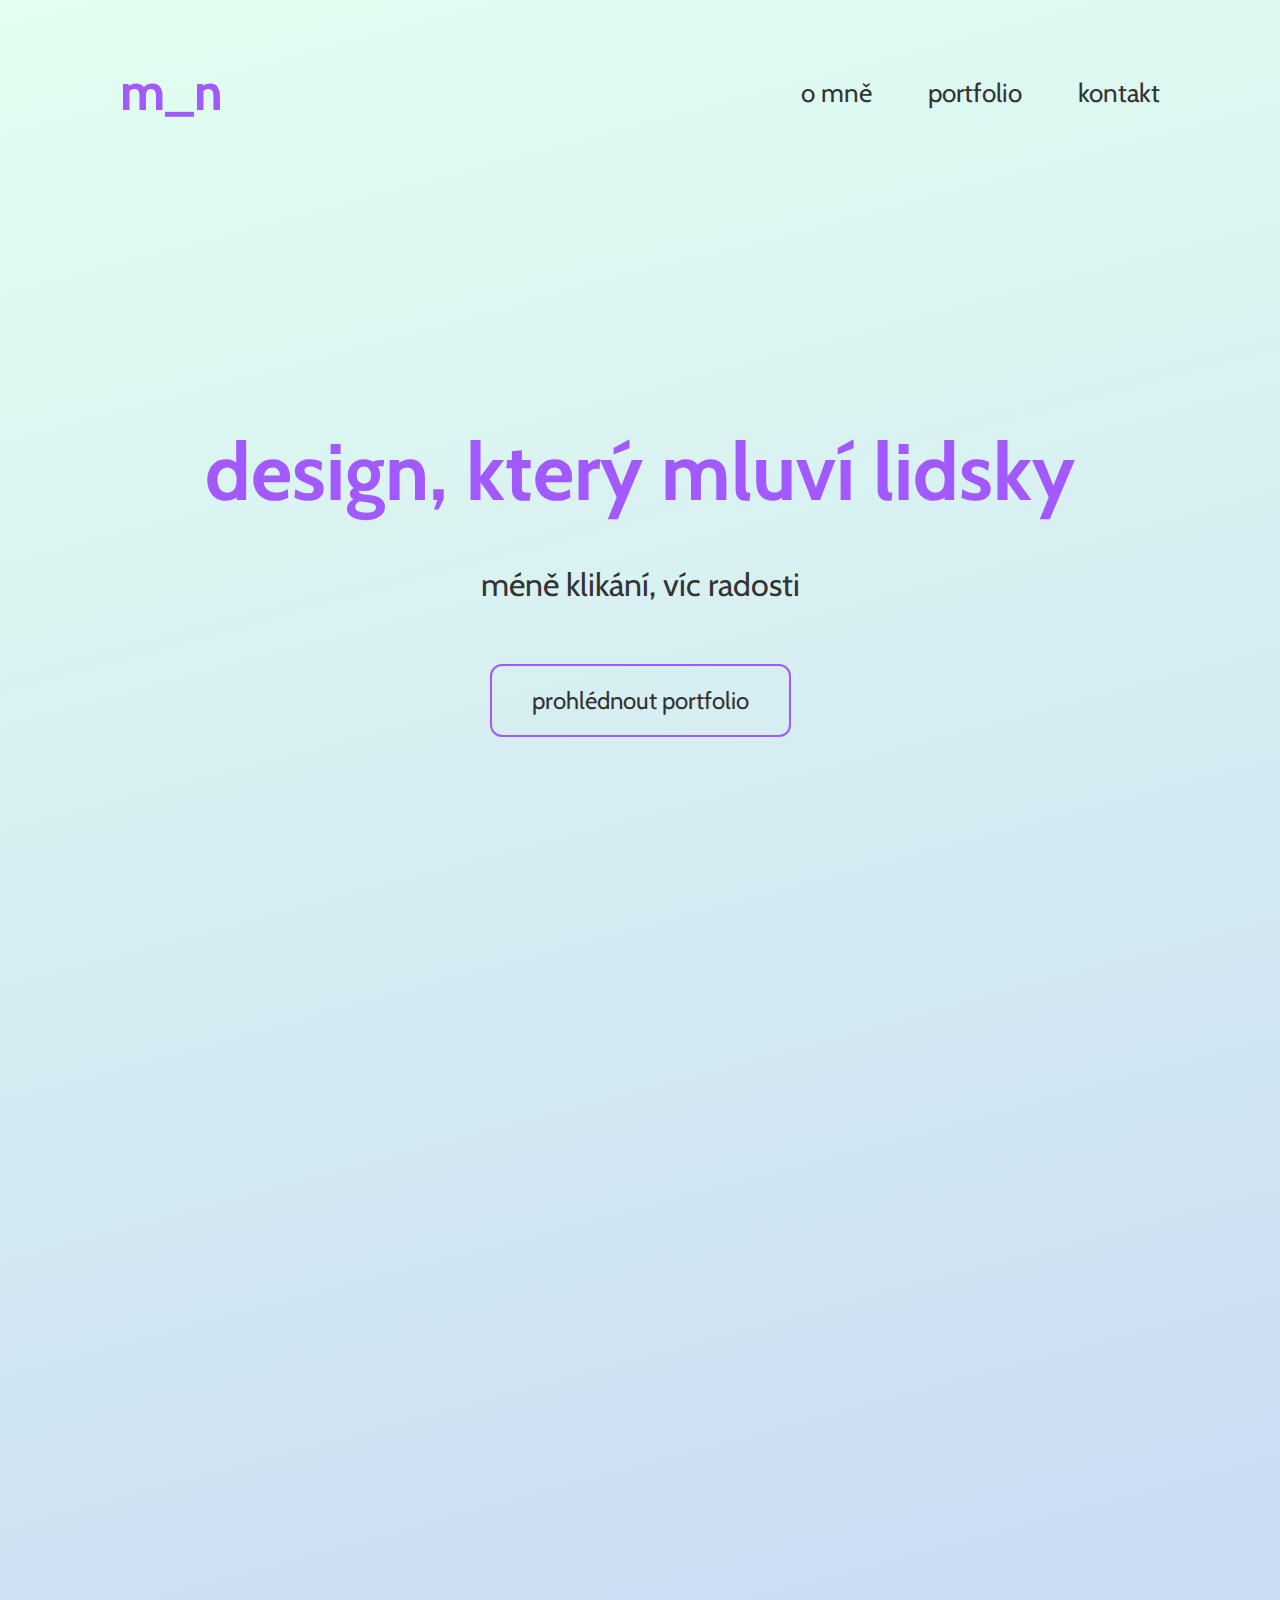
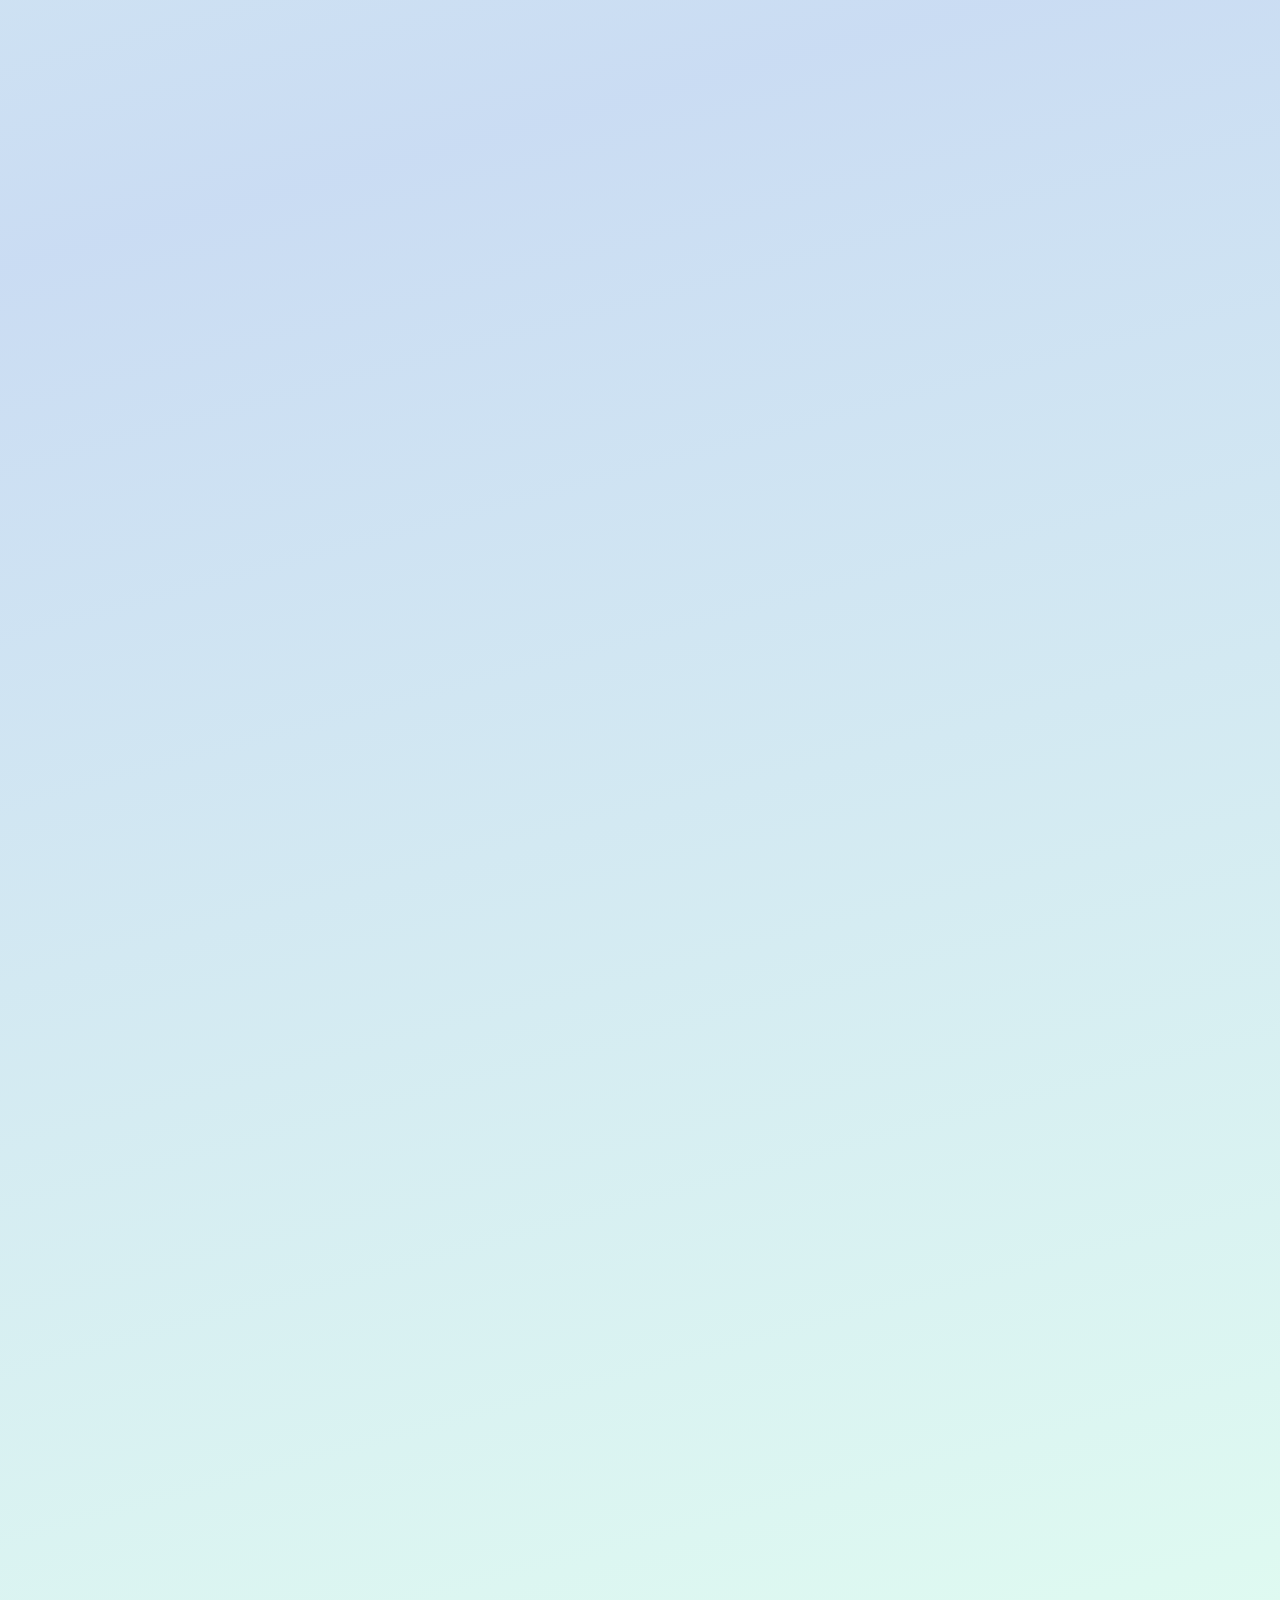
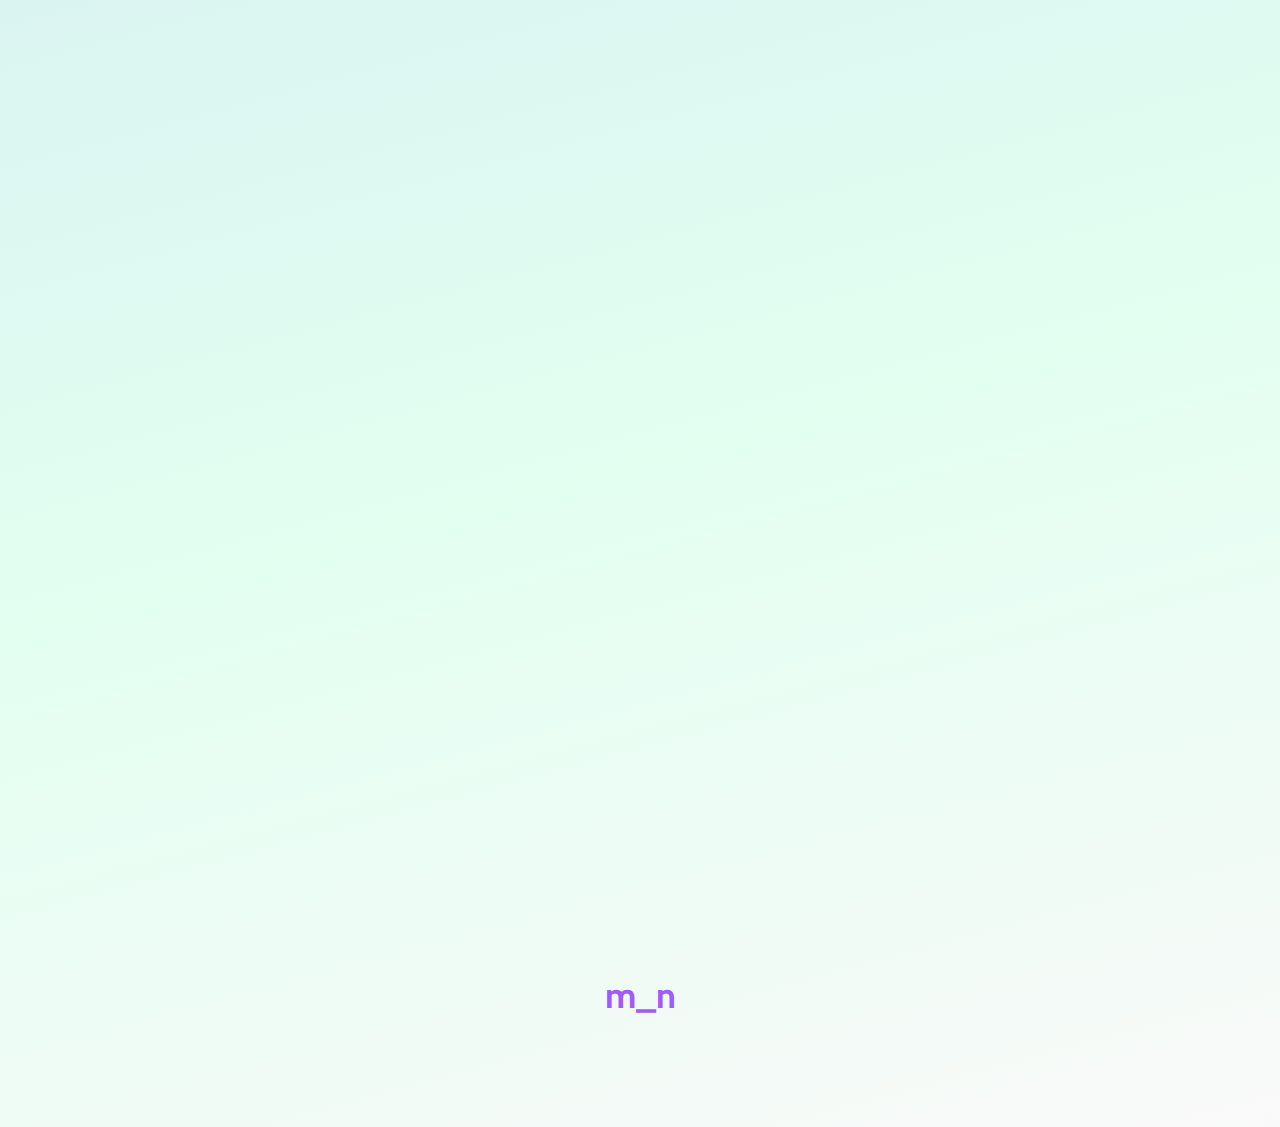
<file: index.html>
<!DOCTYPE html>
<html lang="cs">
  <head>
    <meta charset="UTF-8" />
    <meta name="viewport" content="width=device-width, initial-scale=1.0" />
    <title>Portfolio MN</title>
    <link rel="stylesheet" href="style.css" />
    <link
      href="https://fonts.googleapis.com/css2?family=Cabin&display=swap"
      rel="stylesheet"
    />
  </head>
  <script>
    document.addEventListener("DOMContentLoaded", function () {
      const cards = document.querySelectorAll(".card");

      cards.forEach((card) => {
        card.addEventListener("mousemove", (e) => {
          const rect = card.getBoundingClientRect();
          const x = e.clientX - rect.left;
          const y = e.clientY - rect.top;
          const centerX = rect.width / 2;
          const centerY = rect.height / 2;
          const moveX = (x - centerX) * 0.02;
          const moveY = (y - centerY) * 0.02;
          card.style.transform = `scale(1.01) rotateX(${-moveY}deg) rotateY(${moveX}deg)`;
        });

        card.addEventListener("mouseleave", () => {
          card.style.transform = "scale(1) rotateX(0) rotateY(0)";
        });
      });
    });
  </script>
  <body>
    <header>
      <nav>
        <div class="logo">m_n</div>
        <div class="hamburger">☰</div>
        <ul class="nav-links">
          <li><a href="#about">o mně</a></li>
          <li><a href="#portfolio">portfolio</a></li>
          <li><a href="#contact">kontakt</a></li>
        </ul>
      </nav>
    </header>

    <section id="hero">
      <h1>design, který mluví lidsky</h1>
      <p>méně klikání, víc radosti</p>
      <a href="#portfolio" class="btn">prohlédnout portfolio</a>
    </section>

    <section id="about">
      <h2>o mně</h2>
      <p>
        Navrhuji design, který lidé pochopí dřív, než si stihnou uvařit kafe.
        Nebo alespoň dřív, než jim vystydne. Baví mě, když věci dávají smysl —
        nejen mně, ale hlavně těm, kteří s nimi každý den zápasí. Proto se držím
        toho, že jednoduchost není nuda. Je to UX. A dobrý design? Nejspíš vám
        tlak nesníží, ale aspoň vám ho nezvedne.
      </p>
      <div class="skills">
        <img src="images/Figma-logo.svg" alt="Figma logo" />
        <img src="images/Visual_Studio_Code_1.35_icon.svg" alt="VS Code logo" />
        <img src="images/ChatGPT_logo.svg" alt="ChatGPT logo" />
      </div>
      <a href="#" class="btn">stáhnout CV</a>
    </section>

    <section id="portfolio">
      <h2>portfolio</h2>
      <div class="card card-1">
        <h3>rezervační aplikace pro restauraci</h3>
        <p>
          Návrh jednoduché rezervační aplikace pro restauraci, která umožňuje
          zákazníkům snadno rezervovat stůl a prohlédnout si aktuální menu.
        </p>
        <a href="projekt1.html" class="btn">zobrazit detail</a>
      </div>
      <div class="card card-2">
        <h3>mikroweb pro malý lokální podnik</h3>
        <p>
          Koncept jednoduchého mikrowebu pro lokální podnik s cílem jednoduše
          představit zákazníkům základní informace.
        </p>
        <a href="projekt2.html" class="btn">zobrazit detail</a>
      </div>
    </section>

    <section id="contact">
      <h2>kontakt</h2>
      <p><a href="mailto:nixmartin4@gmail.com">nixmartin4@gmail.com</a></p>
      <p>
        Kdybych mohl, pošlu vám teď na dálku i to kafe. Ale aspoň vám můžu
        odepsat.
      </p>
    </section>

    <footer>
      <p>m_n</p>
    </footer>

    <!-- Smooth Scroll -->
    <script>
      document.querySelectorAll('a[href^="#"]').forEach((anchor) => {
        anchor.addEventListener("click", function (e) {
          e.preventDefault();
          const target = document.querySelector(this.getAttribute("href"));
          if (target) {
            target.scrollIntoView({ behavior: "smooth" });
          }
        });
      });
    </script>

    <!-- Scroll Reveal -->
    <script>
      const sections = document.querySelectorAll("section");
      const observer = new IntersectionObserver(
        (entries) => {
          entries.forEach((entry) => {
            if (entry.isIntersecting) {
              entry.target.classList.add("show");
            }
          });
        },
        { threshold: 0.2 }
      );

      sections.forEach((section) => {
        section.classList.add("hidden");
        observer.observe(section);
      });
    </script>

    <!-- Hamburger Menu -->
    <script>
      const hamburger = document.querySelector(".hamburger");
      const navLinks = document.querySelector(".nav-links");
      hamburger.addEventListener("click", () => {
        navLinks.classList.toggle("active");
        hamburger.classList.toggle("active");
      });
    </script>
  </body>
</html>
</file>
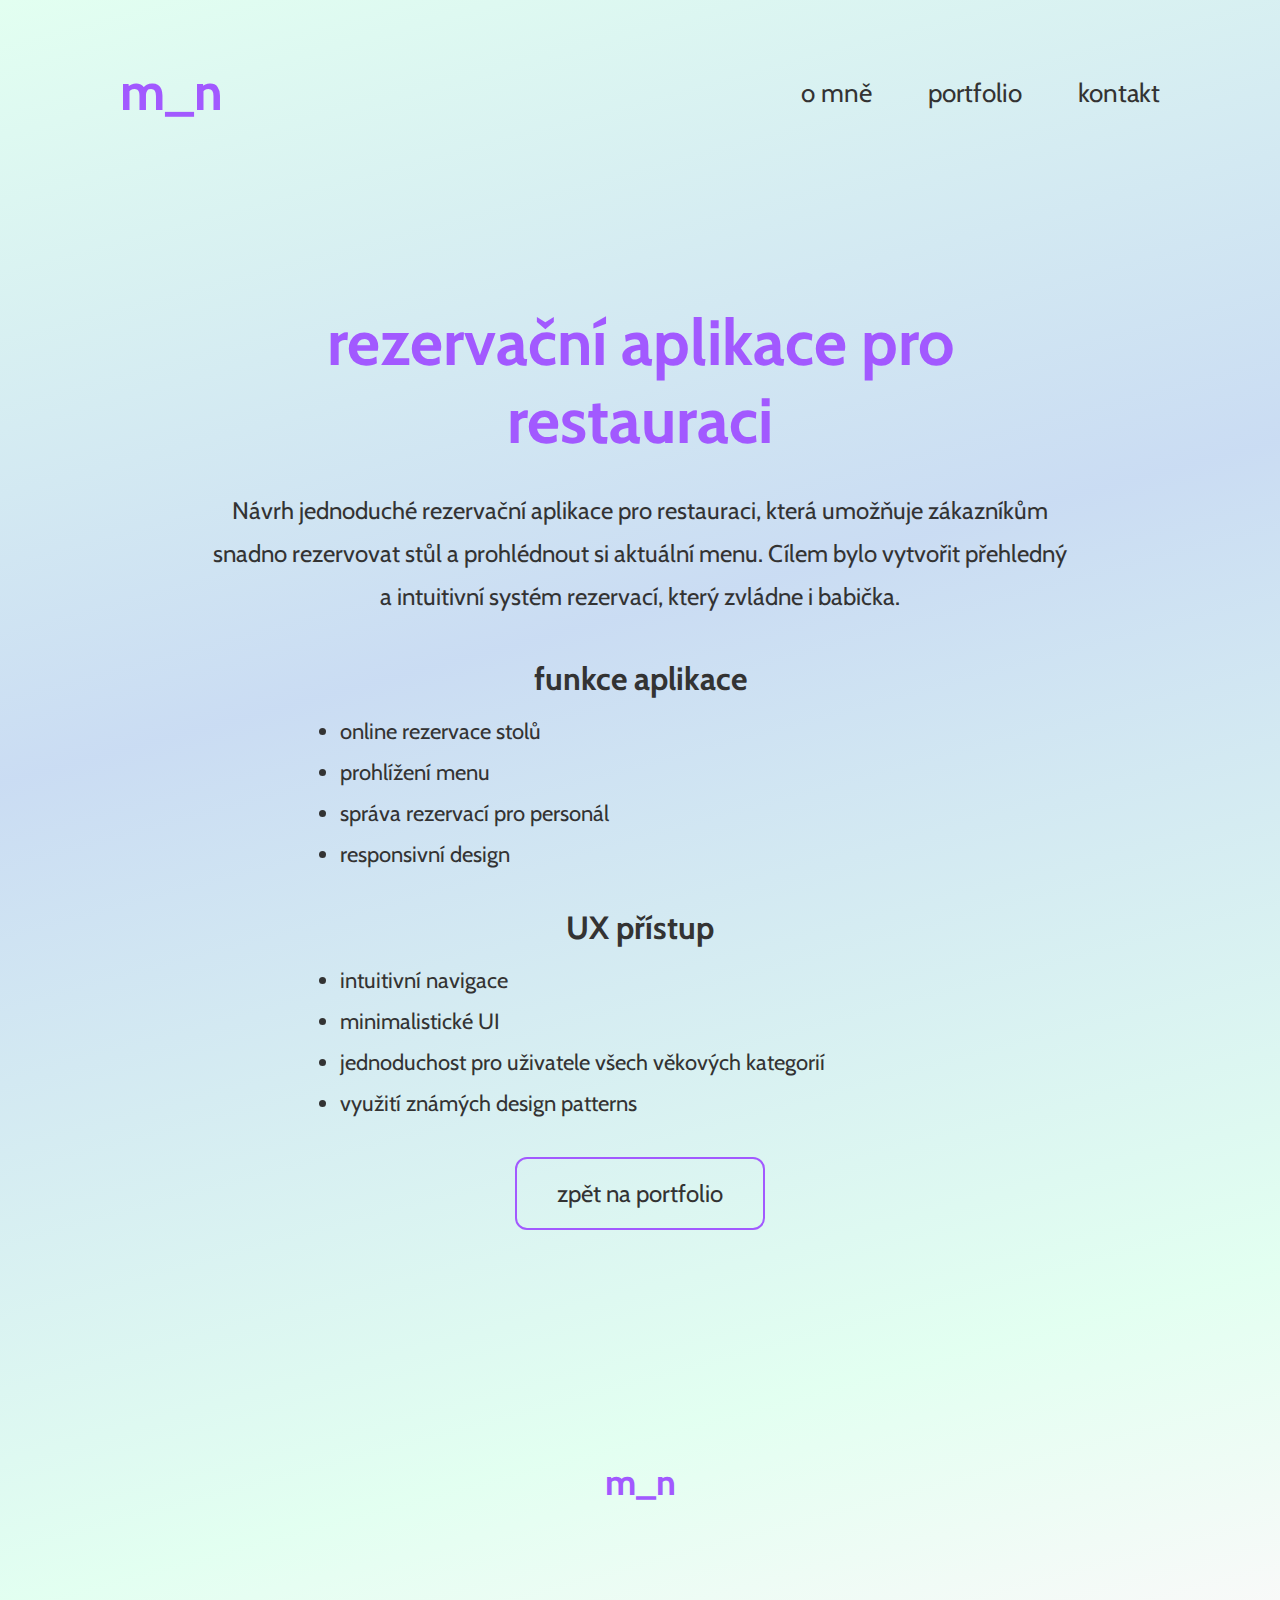
<file: projekt1.html>
<!DOCTYPE html>
<html lang="cs">
  <head>
    <meta charset="UTF-8" />
    <meta name="viewport" content="width=device-width, initial-scale=1.0" />
    <title>Rezervační aplikace - Detail projektu</title>
    <link rel="stylesheet" href="style.css" />
    <link
      href="https://fonts.googleapis.com/css2?family=Cabin&display=swap"
      rel="stylesheet"
    />
  </head>

  <body>
    <header>
      <nav>
        <div class="logo"><a href="index.html">m_n</a></div>
        <ul class="nav-links">
          <li><a href="index.html#about">o mně</a></li>
          <li><a href="index.html#portfolio">portfolio</a></li>
          <li><a href="index.html#contact">kontakt</a></li>
        </ul>
      </nav>
    </header>

    <section class="project-detail">
      <h1>rezervační aplikace pro restauraci</h1>
      <p class="project-description">
        Návrh jednoduché rezervační aplikace pro restauraci, která umožňuje
        zákazníkům snadno rezervovat stůl a prohlédnout si aktuální menu. Cílem
        bylo vytvořit přehledný a intuitivní systém rezervací, který zvládne i
        babička.
      </p>

      <h2>funkce aplikace</h2>
      <ul>
        <li>online rezervace stolů</li>
        <li>prohlížení menu</li>
        <li>správa rezervací pro personál</li>
        <li>responsivní design</li>
      </ul>

      <h2>UX přístup</h2>
      <ul>
        <li>intuitivní navigace</li>
        <li>minimalistické UI</li>
        <li>jednoduchost pro uživatele všech věkových kategorií</li>
        <li>využití známých design patterns</li>
      </ul>

      <a href="index.html#portfolio" class="btn">zpět na portfolio</a>
    </section>

    <footer>
      <p>m_n</p>
    </footer>
  </body>
</html>
</file>
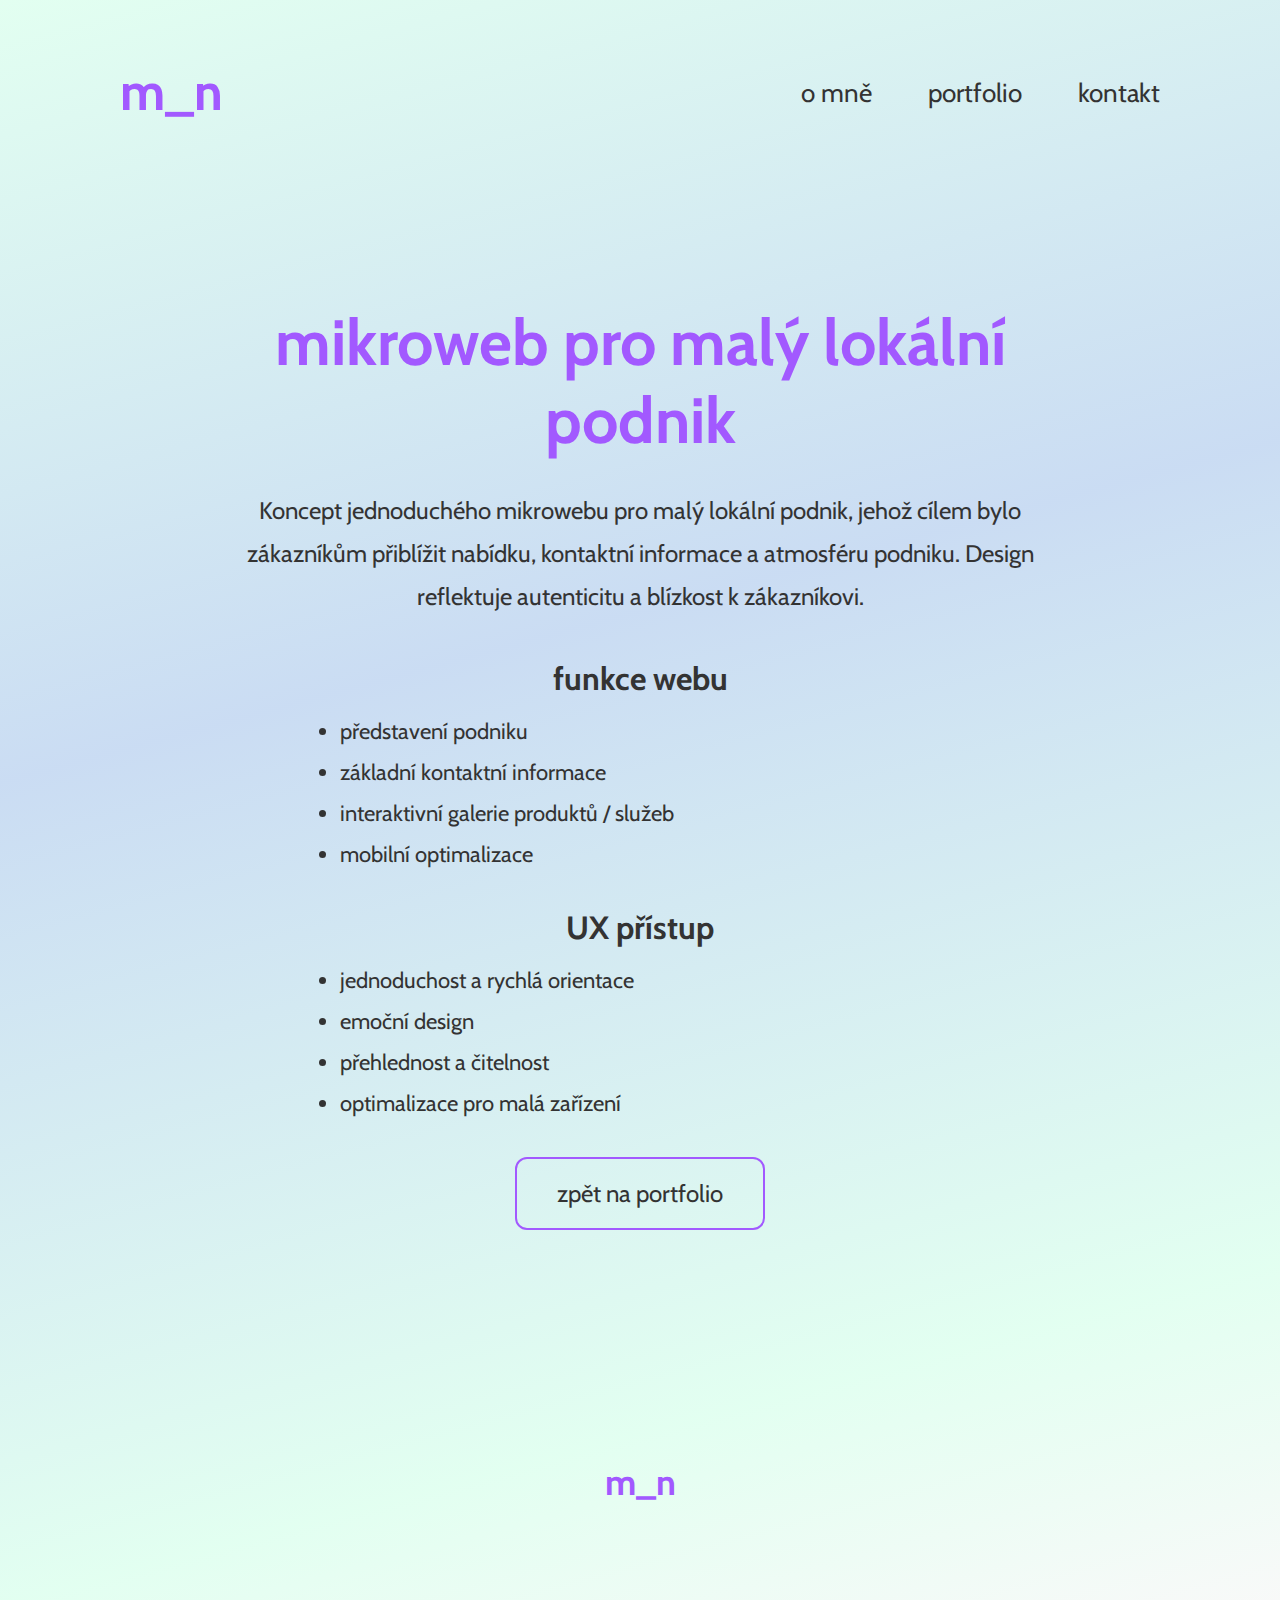
<file: projekt2.html>
<!DOCTYPE html>
<html lang="cs">
  <head>
    <meta charset="UTF-8" />
    <meta name="viewport" content="width=device-width, initial-scale=1.0" />
    <title>Mikroweb pro lokální podnik - Detail projektu</title>
    <link rel="stylesheet" href="style.css" />
    <link
      href="https://fonts.googleapis.com/css2?family=Cabin&display=swap"
      rel="stylesheet"
    />
  </head>

  <body>
    <header>
      <nav>
        <div class="logo"><a href="index.html">m_n</a></div>
        <ul class="nav-links">
          <li><a href="index.html#about">o mně</a></li>
          <li><a href="index.html#portfolio">portfolio</a></li>
          <li><a href="index.html#contact">kontakt</a></li>
        </ul>
      </nav>
    </header>

    <section class="project-detail">
      <h1>mikroweb pro malý lokální podnik</h1>
      <p class="project-description">
        Koncept jednoduchého mikrowebu pro malý lokální podnik, jehož cílem bylo
        zákazníkům přiblížit nabídku, kontaktní informace a atmosféru podniku.
        Design reflektuje autenticitu a blízkost k zákazníkovi.
      </p>

      <h2>funkce webu</h2>
      <ul>
        <li>představení podniku</li>
        <li>základní kontaktní informace</li>
        <li>interaktivní galerie produktů / služeb</li>
        <li>mobilní optimalizace</li>
      </ul>

      <h2>UX přístup</h2>
      <ul>
        <li>jednoduchost a rychlá orientace</li>
        <li>emoční design</li>
        <li>přehlednost a čitelnost</li>
        <li>optimalizace pro malá zařízení</li>
      </ul>

      <a href="index.html#portfolio" class="btn">zpět na portfolio</a>
    </section>

    <footer>
      <p>m_n</p>
    </footer>
  </body>
</html>
</file>
<file: style.css>
/* === RESET === */
* {
  margin: 0;
  padding: 0;
  box-sizing: border-box;
}

body {
  font-family: "Cabin", sans-serif;
  background: linear-gradient(
    -15deg,
    rgba(245, 245, 245, 0.6) 0%,
    rgba(207, 255, 231, 0.6) 18%,
    rgba(167, 197, 235, 0.6) 60%,
    rgba(207, 255, 231, 0.6) 100%
  );
  color: #333;
}

/* === TYPOGRAPHY === */

h1 {
  font-size: 80px;
  color: #a259ff;
  margin-bottom: 36px;
}

h2 {
  font-size: 56px;
  color: #a259ff;
  margin-bottom: 50px;
}

h3 {
  font-size: 36px;
  margin-bottom: 24px;
}

p {
  font-size: 24px;
  line-height: 1.8;
}

/* === NAVIGATION === */
nav {
  display: flex;
  justify-content: space-between;
  align-items: center;
  padding: 60px 120px;
  font-size: 28px;
}

.logo {
  font-weight: bold;
  font-size: 52px;
  color: #a259ff;
}

.logo a {
  text-decoration: none;
  color: #a259ff;
}

.hamburger {
  display: none;
  font-size: 36px;
  cursor: pointer;
  user-select: none;
}

.nav-links {
  list-style: none;
  display: flex;
  gap: 56px;
}

.nav-links a {
  text-decoration: none;
  color: #333;
  transition: color 0.2s ease-out;
  font-size: 26px;
}

.nav-links a:hover {
  color: #a259ff;
}

/* === HERO === */
#hero {
  text-align: center;
  padding: 240px 120px;
}

#hero p {
  font-size: 32px;
  margin-bottom: 50px;
  color: #333;
}

.btn {
  display: inline-block;
  padding: 20px 40px;
  border: 2px solid #a259ff;
  border-radius: 12px;
  text-decoration: none;
  font-size: 24px;
  color: #333;
  transition: all 0.2s ease-out;
}

.btn:hover {
  background-color: #a259ff;
  color: white;
}

/* === ABOUT === */
#about {
  text-align: center;
  padding: 180px 120px;
}

#about p {
  max-width: 800px;
  margin: 0 auto 50px auto;
}

.skills {
  display: flex;
  justify-content: center;
  gap: 60px;
  margin-bottom: 60px;
}

.skills img {
  width: 72px;
  height: 72px;
}

/* === PORTFOLIO === */
#portfolio {
  text-align: center;
  perspective: 1000px;
  padding: 180px 120px;
}

.card {
  border-radius: 24px;
  padding: 64px;
  margin-bottom: 80px;
  max-width: 800px;
  margin-left: auto;
  margin-right: auto;
  transition: transform 0.4s ease, box-shadow 0.4s ease;
  transform-style: preserve-3d;
  will-change: transform;
}

.card-1,
.card-2 {
  background: linear-gradient(
    120deg,
    rgba(207, 245, 231, 0.6) 25%,
    rgba(207, 245, 231, 0.6) 55%,
    rgba(167, 197, 235, 0.15) 75%
  );
}

.card:hover {
  transform: scale(1.02);
  box-shadow: 0 6px 12px rgba(0, 0, 0, 0.05);
}

/* === DETAIL PAGE === */
.project-detail {
  text-align: center;
  max-width: 900px;
  margin: 0 auto;
  padding: 120px 20px;
}

.project-detail h1 {
  font-size: 64px;
  margin-bottom: 30px;
}

.project-detail .project-description {
  font-size: 24px;
  line-height: 1.8;
  margin-bottom: 40px;
}

.project-detail h2 {
  font-size: 32px;
  margin-top: 40px;
  margin-bottom: 20px;
  color: #333;
}

.project-detail ul {
  list-style: disc;
  text-align: left;
  max-width: 600px;
  margin: 0 auto 40px;
}

.project-detail ul li {
  margin-bottom: 14px;
  font-size: 22px;
}

/* === CONTACT === */
#contact {
  text-align: center;
  padding: 180px 120px;
}

#contact a {
  color: #333;
  text-decoration: none;
  font-size: 24px;
  transition: color 0.2s ease-out;
  display: inline-block;
  margin-bottom: 24px;
}

#contact a:hover {
  color: #a259ff;
}

#contact p {
  font-size: 20px;
  margin-top: 12px;
  margin-bottom: 50px;
}

/* === FOOTER === */
footer {
  text-align: center;
  padding: 100px 40px;
  color: #a259ff;
}

footer p {
  font-size: 36px;
  font-weight: bold;
}

/* === MOTION === */
.hidden {
  opacity: 0;
  transform: translateY(40px) scale(0.98);
  transition: transform 1s ease, opacity 1s ease;
}

.show {
  opacity: 1;
  transform: translateY(0) scale(1);
}

/* === RESPONSIVE === */
@media (max-width: 600px) {
  .hamburger {
    display: block;
  }

  .nav-links {
    display: none;
    flex-direction: column;
    background: rgba(245, 245, 245, 0.95);
    position: absolute;
    top: 80px;
    right: 24px;
    padding: 20px;
    border-radius: 8px;
    box-shadow: 0 4px 8px rgba(0, 0, 0, 0.1);
  }

  .nav-links.active {
    display: flex;
  }

  .nav-links a {
    font-size: 22px;
  }

  .logo {
    font-size: 36px;
  }

  .skills img {
    width: 44px;
    height: 44px;
  }

  .card {
    padding: 36px;
  }

  .card h3 {
    font-size: 26px;
  }

  .card p {
    font-size: 18px;
  }

  footer p {
    font-size: 28px;
  }
}
.card .btn {
  margin-top: 32px; /* přidej větší mezeru nad tlačítkem */
}
</file>
